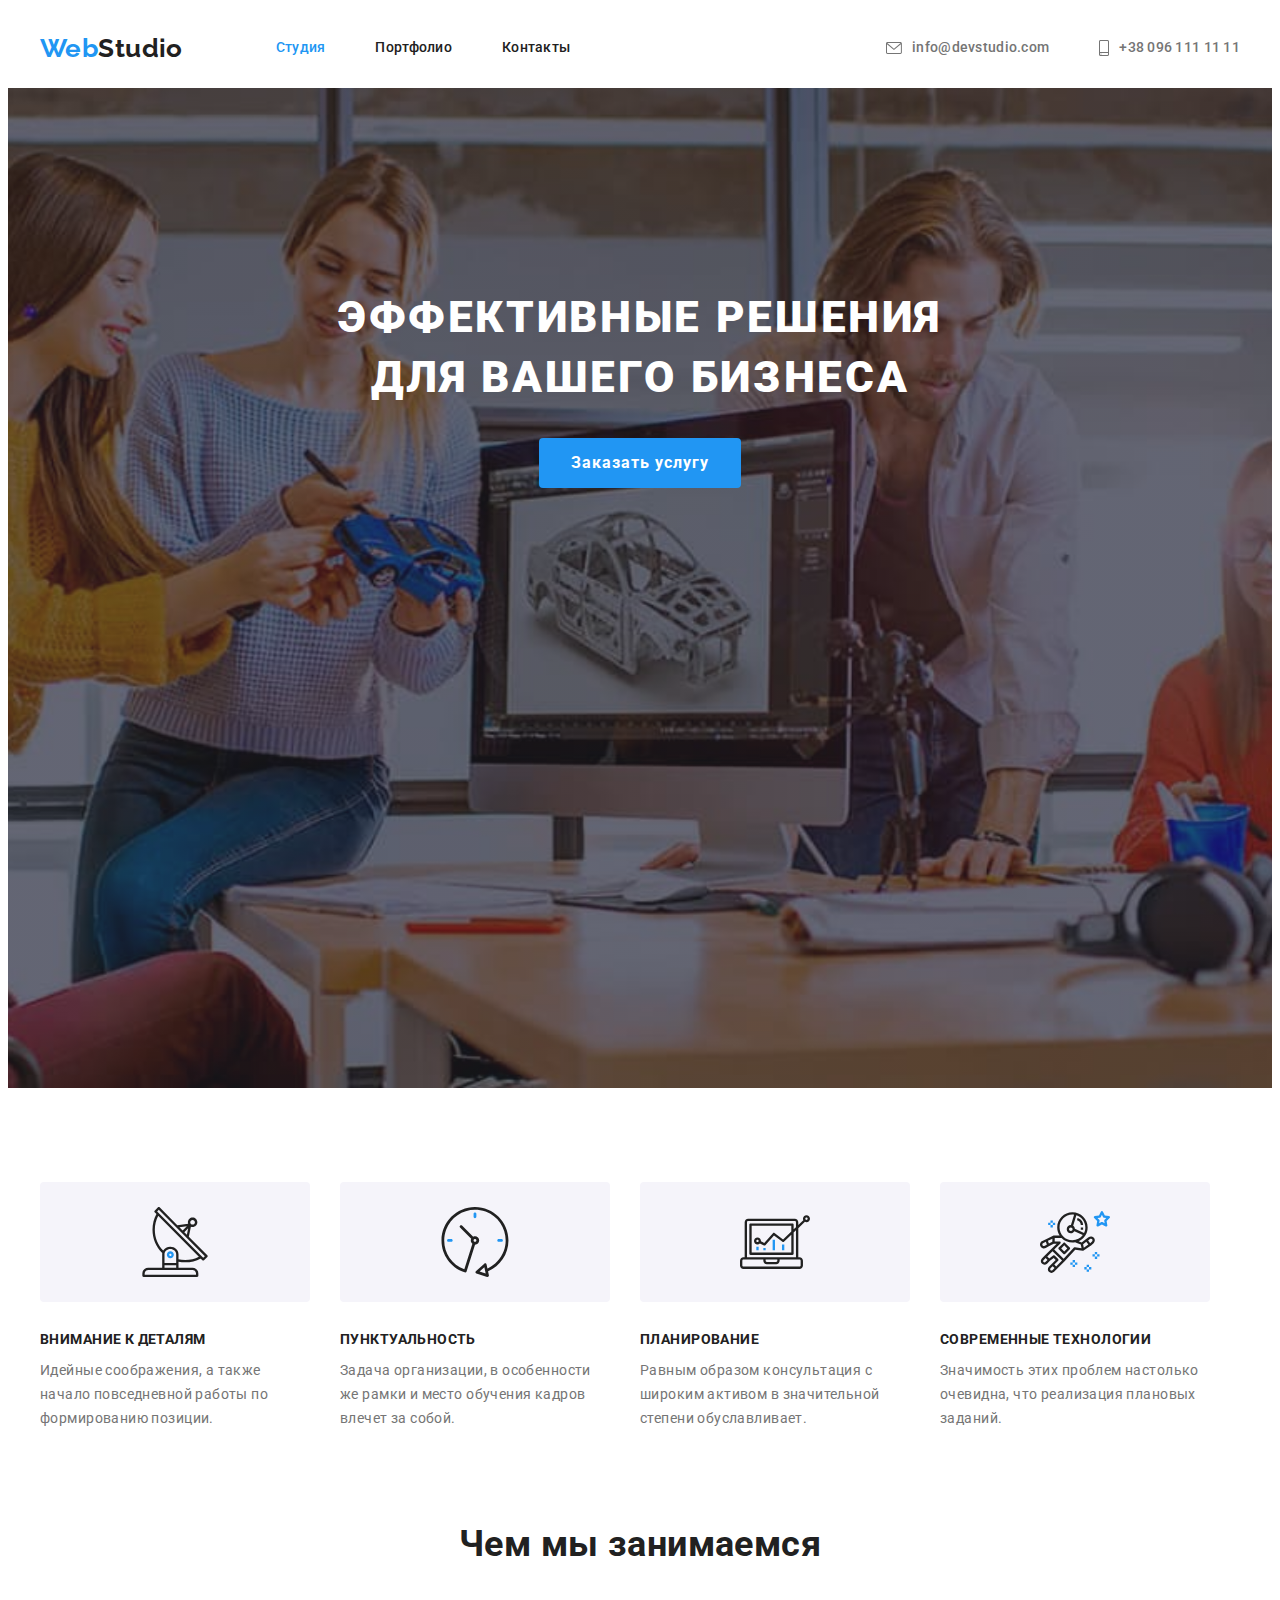
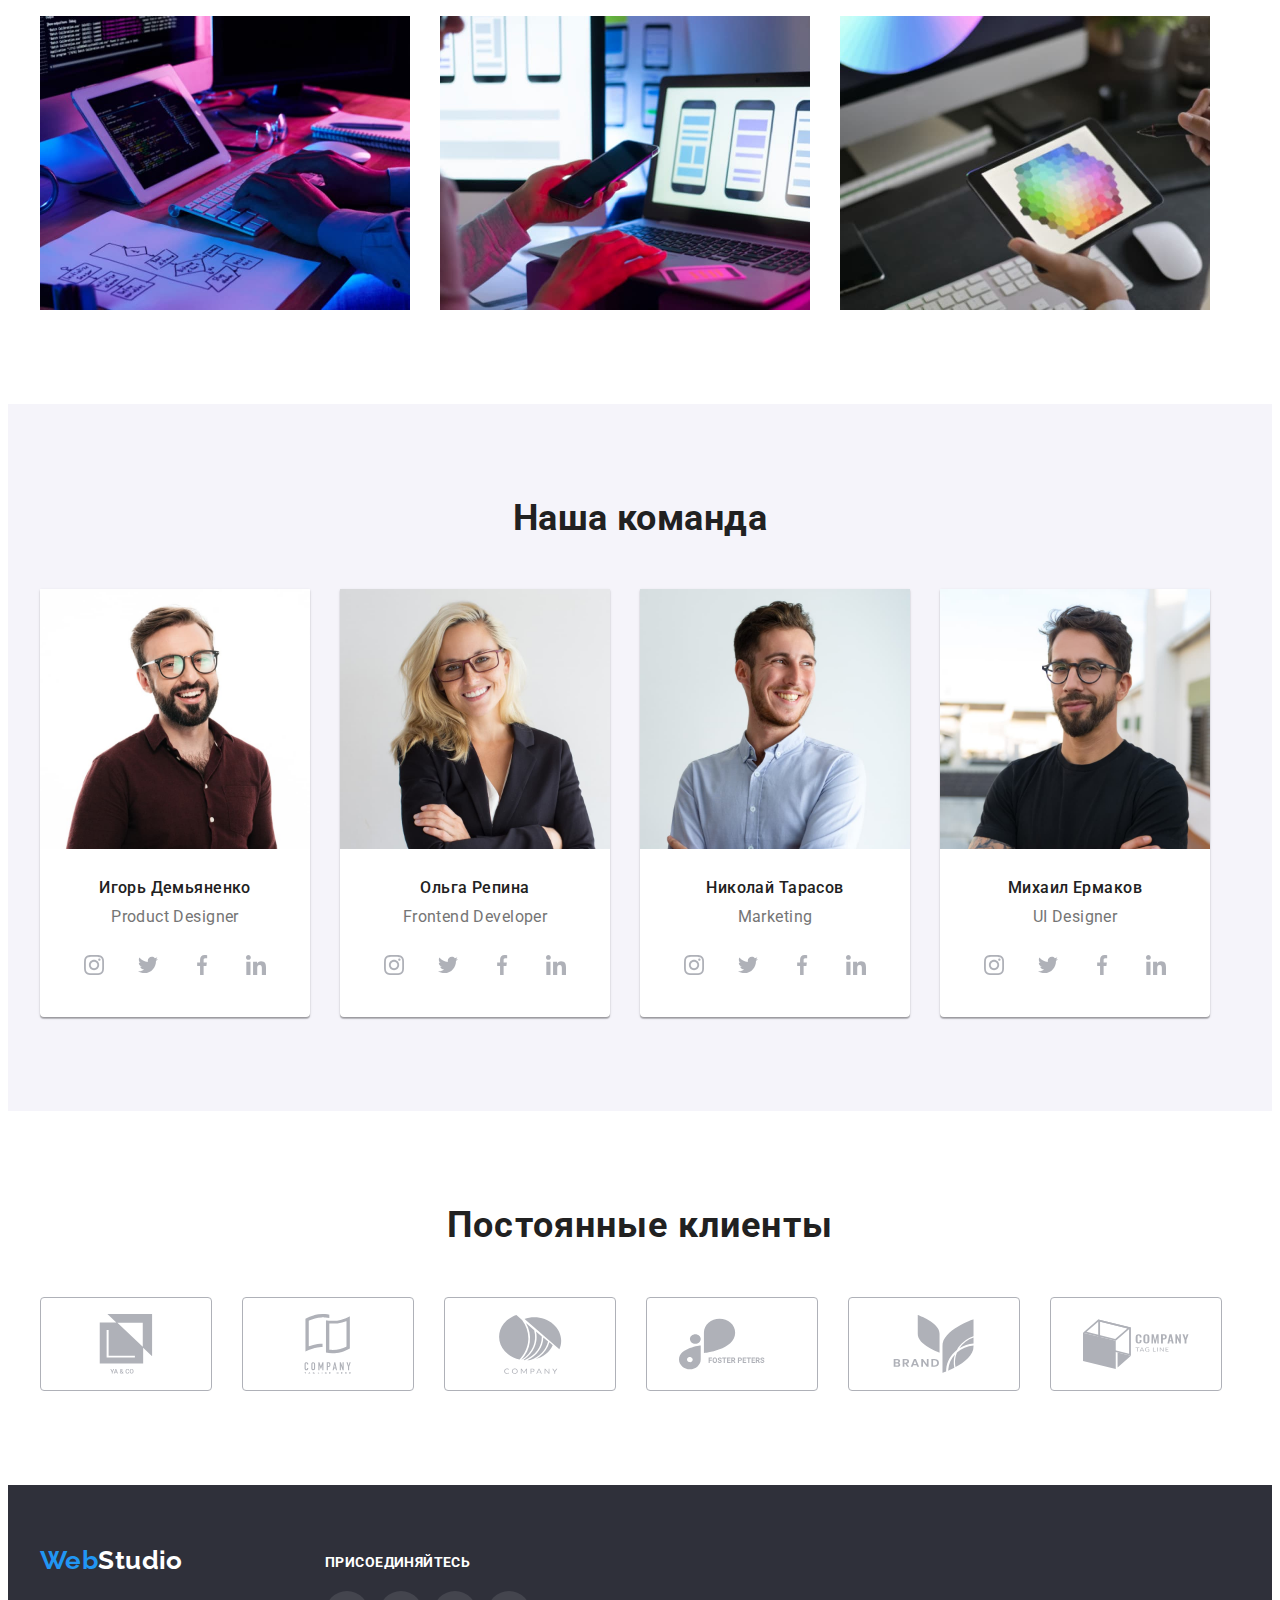
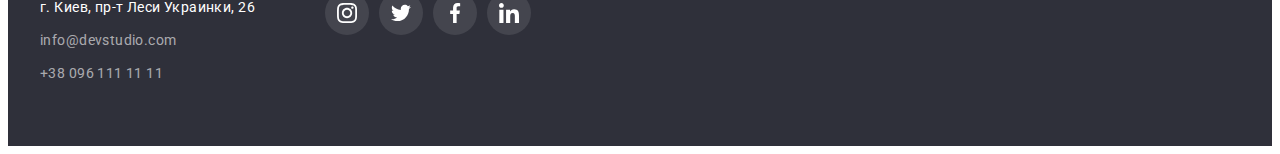
<file: index.html>
<!DOCTYPE html>
<html lang="ru">
	<head>
		<meta charset="UTF-8" />
		<meta http-equiv="X-UA-Compatible" content="IE=edge" />
		<meta name="viewport" content="width=device-width, initial-scale=1.0" />
		<title>Студия</title>
		<link
			rel="stylesheet"
			href="https://cdnjs.cloudflare.com/ajax/libs/modern-normalize/1.1.0/modern-normalize.min.css"
			integrity="sha512-wpPYUAdjBVSE4KJnH1VR1HeZfpl1ub8YT/NKx4PuQ5NmX2tKuGu6U/JRp5y+Y8XG2tV+wKQpNHVUX03MfMFn9Q=="
			crossorigin="anonymous"
			referrerpolicy="no-referrer"
		/>
		<link rel="stylesheet" href="./css/styles.css" />
		<link rel="preconnect" href="https://fonts.googleapis.com" />
		<link rel="preconnect" href="https://fonts.gstatic.com" crossorigin />
		<link
			href="https://fonts.googleapis.com/css2?family=Raleway:wght@700&family=Roboto:wght@400;500;700;900&display=swap"
			rel="stylesheet"
		/>
	</head>
	<body>
		<header>
			<div class="container heder-container">
				<nav class="nav">
					<a href="./index.html" class="link-name link" lang="en">
						<span class="span-name">Web</span>Studio</a>
					<ul class="nav-list list">
						<li class="nav-item"><a href="./index.html" class="nav-link link current">Студия</a></li>
						<li class="nav-item"><a href="./portfolio.html" class="nav-link link">Портфолио</a></li>
						<li class="nav-item"><a href="" class="nav-link link">Контакты</a></li>
					</ul>
				</nav>
				<ul class="nav-list list">
					<li class="nav-item">
						<a href="mailto:info@devstudio.com" class="contact link">
							<svg width="16" height="12" class="nav-svg">
								<use href="./images/icons.svg#envelope"></use>
							</svg>
							info@devstudio.com
						</a>
					</li>
					<li class="nav-item">
						<a href="tel:+380961111111" class="contact link">
							<svg width="10" height="16" class="nav-svg">
								<use href="./images/icons.svg#smartphone"></use>
							</svg>
							+38 096 111 11 11
						</a>
					</li>
				</ul>
			</div>
		</header>
		<main>
			<section class="herro-content">
				<div class="container">
					<h1 class="herro-title">Эффективные решения для вашего бизнеса</h1>
					<button type="button" class="herro-bth">Заказать услугу</button>
				</div>
			</section>
			<section class="advantages section">
				<div class="container">
					<h2 class="visually-hidden">Преимущества</h2>
					<ul class="advantages-list list">
						<li class="advantages-item">
							<div class="advantages-group">
							<svg width="70" height="70" class="advantages-icon">
								<use href="./images/icons.svg#antenna"></use>
							</svg>
							</div>
							<h3 class="advantages-title">Внимание к деталям</h3>
							<p class="advantages-content">
								Идейные соображения, а также начало повседневной работы по формированию позиции.
							</p>
						</li>
						<li class="advantages-item">
							<div class="advantages-group">
								<svg width="70" height="70" class="advantages-icon">
									<use href="./images/icons.svg#clock"></use>
								</svg>
							</div>
							<h3 class="advantages-title">Пунктуальность</h3>
							<p class="advantages-content">
								Задача организации, в особенности же рамки и место обучения кадров влечет за собой.
							</p>
						</li>
						<li class="advantages-item">
							<div class="advantages-group">
							<svg width="70" height="70" class="advantages-icon">
								<use href="./images/icons.svg#diagram"></use>
							</svg>
							</div>
							<h3 class="advantages-title">Планирование</h3>
							<p class="advantages-content">
								Равным образом консультация с широким активом в значительной степени обуславливает.
							</p>
						</li>
						<li class="advantages-item">
							<div class="advantages-group">
							<svg  width="70" height="70" class="advantages-icon">
								<use href="./images/icons.svg#astronaut"></use>
							</svg>
							</div>
							<h3 class="advantages-title">Современные технологии</h3>
							<p class="advantages-content">
								Значимость этих проблем настолько очевидна, что реализация плановых заданий.
							</p>
						</li>
					</ul>
				</div>
			</section>
			<section class="work section">
				<div class="container">
					<h2 class="work-title">Чем мы занимаемся</h2>
					<ul class="work-list list">
						<li class="work-item">
							<img src="./images/box1.jpg" alt="box1" width="370" class="work-content" />
						</li>
						<li class="work-item">
							<img src="./images/box2.jpg" alt="box2" width="370" class="work-content" />
						</li>
						<li class="work-item">
							<img src="./images/box3.jpg" alt="box3" width="370" class="work-content" />
						</li>
					</ul>
				</div>
			</section>
			<section class="section team">
				<div class="container">
					<h2 class="team-title">Наша команда</h2>
					<ul class="team-list list">
						<li class="team-item">
							<img src="./images/team_card1.jpg" alt="team_card1" width="270" class="team-content" />
							<div class="about-team">
								<h3 class="team-person">Игорь Демьяненко</h3>
								<p lang="en" class="team-positions">Product Designer</p>
								<section >
									<h2 class="visually-hidden">social-link</h2>
									<ul class="team-link list">
										<li><a href="" class="team-social"><svg class="team-icon">
											<use href="./images/icons.svg#instagram1"></use>
										</svg></a></li>
										<li ><a href="" class="team-social"><svg class="team-icon">
											<use href="./images/icons.svg#twitter1"></use>
										</svg></a></li>
										<li ><a href="" class="team-social"><svg class="team-icon">
											<use href="./images/icons.svg#facebook1"></use>
										</svg></a></li>
										<li ><a href="" class="team-social"><svg class="team-icon">
											<use href="./images/icons.svg#linkedin1"></use>
										</svg></a></li>
									</ul>
								</section>
							</div>
						</li>
						<li class="team-item">
							<img src="./images/team_card2.jpg" alt="team_card2" width="270" class="team-content" />
							<div class="about-team">
								<h3 class="team-person">Ольга Репина</h3>
								<p lang="en" class="team-positions">Frontend Developer</p>
								<section >
									<h2 class="visually-hidden">social-link</h2>
									<ul class="team-link list">
										<li><a href="" class="team-social"><svg class="team-icon">
											<use href="./images/icons.svg#instagram1"></use>
										</svg></a></li>
										<li ><a href="" class="team-social"><svg class="team-icon">
											<use href="./images/icons.svg#twitter1"></use>
										</svg></a></li>
										<li ><a href="" class="team-social"><svg class="team-icon">
											<use href="./images/icons.svg#facebook1"></use>
										</svg></a></li>
										<li ><a href="" class="team-social"><svg class="team-icon">
											<use href="./images/icons.svg#linkedin1"></use>
										</svg></a></li>
									</ul>
								</section>
							</div>
						</li>
						<li class="team-item">
							<img src="./images/team_card3.jpg" alt="team_card3" width="270" class="team-content" />
							<div class="about-team">
								<h3 class="team-person">Николай Тарасов</h3>
								<p lang="en" class="team-positions">Marketing</p>
								<section >
									<h2 class="visually-hidden">social-link</h2>
									<ul class="team-link list">
										<li><a href="" class="team-social"><svg class="team-icon">
											<use href="./images/icons.svg#instagram1"></use>
										</svg></a></li>
										<li ><a href="" class="team-social"><svg class="team-icon">
											<use href="./images/icons.svg#twitter1"></use>
										</svg></a></li>
										<li ><a href="" class="team-social"><svg class="team-icon">
											<use href="./images/icons.svg#facebook1"></use>
										</svg></a></li>
										<li ><a href="" class="team-social"><svg class="team-icon">
											<use href="./images/icons.svg#linkedin1"></use>
										</svg></a></li>
									</ul>
								</section>
							</div>
						</li>
						<li class="team-item">
							<img src="./images//team_card4.jpg" alt="team_card4" width="270" class="team-content" />
							<div class="about-team">
								<h3 class="team-person">Михаил Ермаков</h3>
								<p lang="en" class="team-positions">UI Designer</p>
								<section >
									<h2 class="visually-hidden">social-link</h2>
									<ul class="team-link list">
										<li><a href="" class="team-social"><svg class="team-icon">
											<use href="./images/icons.svg#instagram1"></use>
										</svg></a></li>
										<li ><a href="" class="team-social"><svg class="team-icon">
											<use href="./images/icons.svg#twitter1"></use>
										</svg></a></li>
										<li ><a href="" class="team-social"><svg class="team-icon">
											<use href="./images/icons.svg#facebook1"></use>
										</svg></a></li>
										<li ><a href="" class="team-social"><svg class="team-icon">
											<use href="./images/icons.svg#linkedin1"></use>
										</svg></a></li>
									</ul>
								</section>
							</div>
						</li>
					</ul>
				</div>
			</section>
			<section class="section client">
				<div class="container">
					<h2 class="client-title">Постоянные клиенты</h2>
						<ul class="client-list list">
							<li >
								<a href="" class="client-item"><svg width="106" height="60" class="client-icon">
									<use href="./images/icons.svg#Client1"></use>
								</svg></a>
							</li>
							<li >
								<a href="" class="client-item"><svg width="106" height="60" class="client-icon">
									<use href="./images/icons.svg#Client2"></use>
								</svg></a>
							</li>
							<li >
								<a href="" class="client-item"><svg width="106" height="60" class="client-icon">
									<use href="./images/icons.svg#Client3"></use>
								</svg></a>
							</li>
							<li >
								<a href="" class="client-item"><svg width="106" height="60" class="client-icon">
									<use href="./images/icons.svg#Client4"></use>
								</svg></a>
							</li>
							<li >
								<a href="" class="client-item"><svg width="106" height="60" class="client-icon">
									<use href="./images/icons.svg#Client5"></use>
								</svg></a>
							</li>
							<li >
								<a href="" class="client-item"><svg width="106" height="60" class="client-icon">
									<use href="./images/icons.svg#Client6"></use>
								</svg></a>
							</li>
						</ul>
				</div>
			</section>
		</main>
		<footer class="footer">
			<div class="container container-flex">
				<div>
					<a href="./index.html" class="footer-linkname" lang="en">
						<span class="span-name">Web</span>Studio</a>
						<section class="footer-link">
							<h2 class="visually-hidden">footer-link</h2>
							<address class="address">
								<ul class="address-list list">
									<li class="address-item">
										<a
											href="https://goo.gl/maps/BLAasnfPhCkBfBhN9"
											target="_blank"
											rel="noopener noreferrer"
											class="contact-map link"
										>
											г. Киев, пр-т Леси Украинки, 26
										</a>
									</li>
									<li class="address-item">
										<a href="mailto:info@devstudio.com" class="contact-footer link">info@devstudio.com</a>
									</li>
									<li class="address-item">
										<a href="tel:+380961111111" class="contact-footer link">+38 096 111 11 11</a>
									</li>
								</ul>
							</address>
						</section>
				</div>
			
				<section class="footer-section-social">
					<h2 class="footer-title-social">Присоединяйтесь</h2>
					<ul class="footer-list-social">
						<li class="footer-social"><a href="" class="footer-link-social"><svg class="footer-icon">
							<use href="./images/icons.svg#instagram1"></use>
						</svg></a></li>
						<li class="footer-social"><a href="" class="footer-link-social"><svg class="footer-icon">
							<use href="./images/icons.svg#twitter1"></use>
						</svg></a></li>
						<li class="footer-social"><a href="" class="footer-link-social"><svg class="footer-icon">
							<use href="./images/icons.svg#facebook1"></use>
						</svg></a></li>
						<li class="footer-social"><a href="" class="footer-link-social"><svg class="footer-icon">
							<use href="./images/icons.svg#linkedin1"></use>
						</svg></a></li>
					</ul>
				</section>
			</div>
		</footer>
	</body>
</html>
</file>
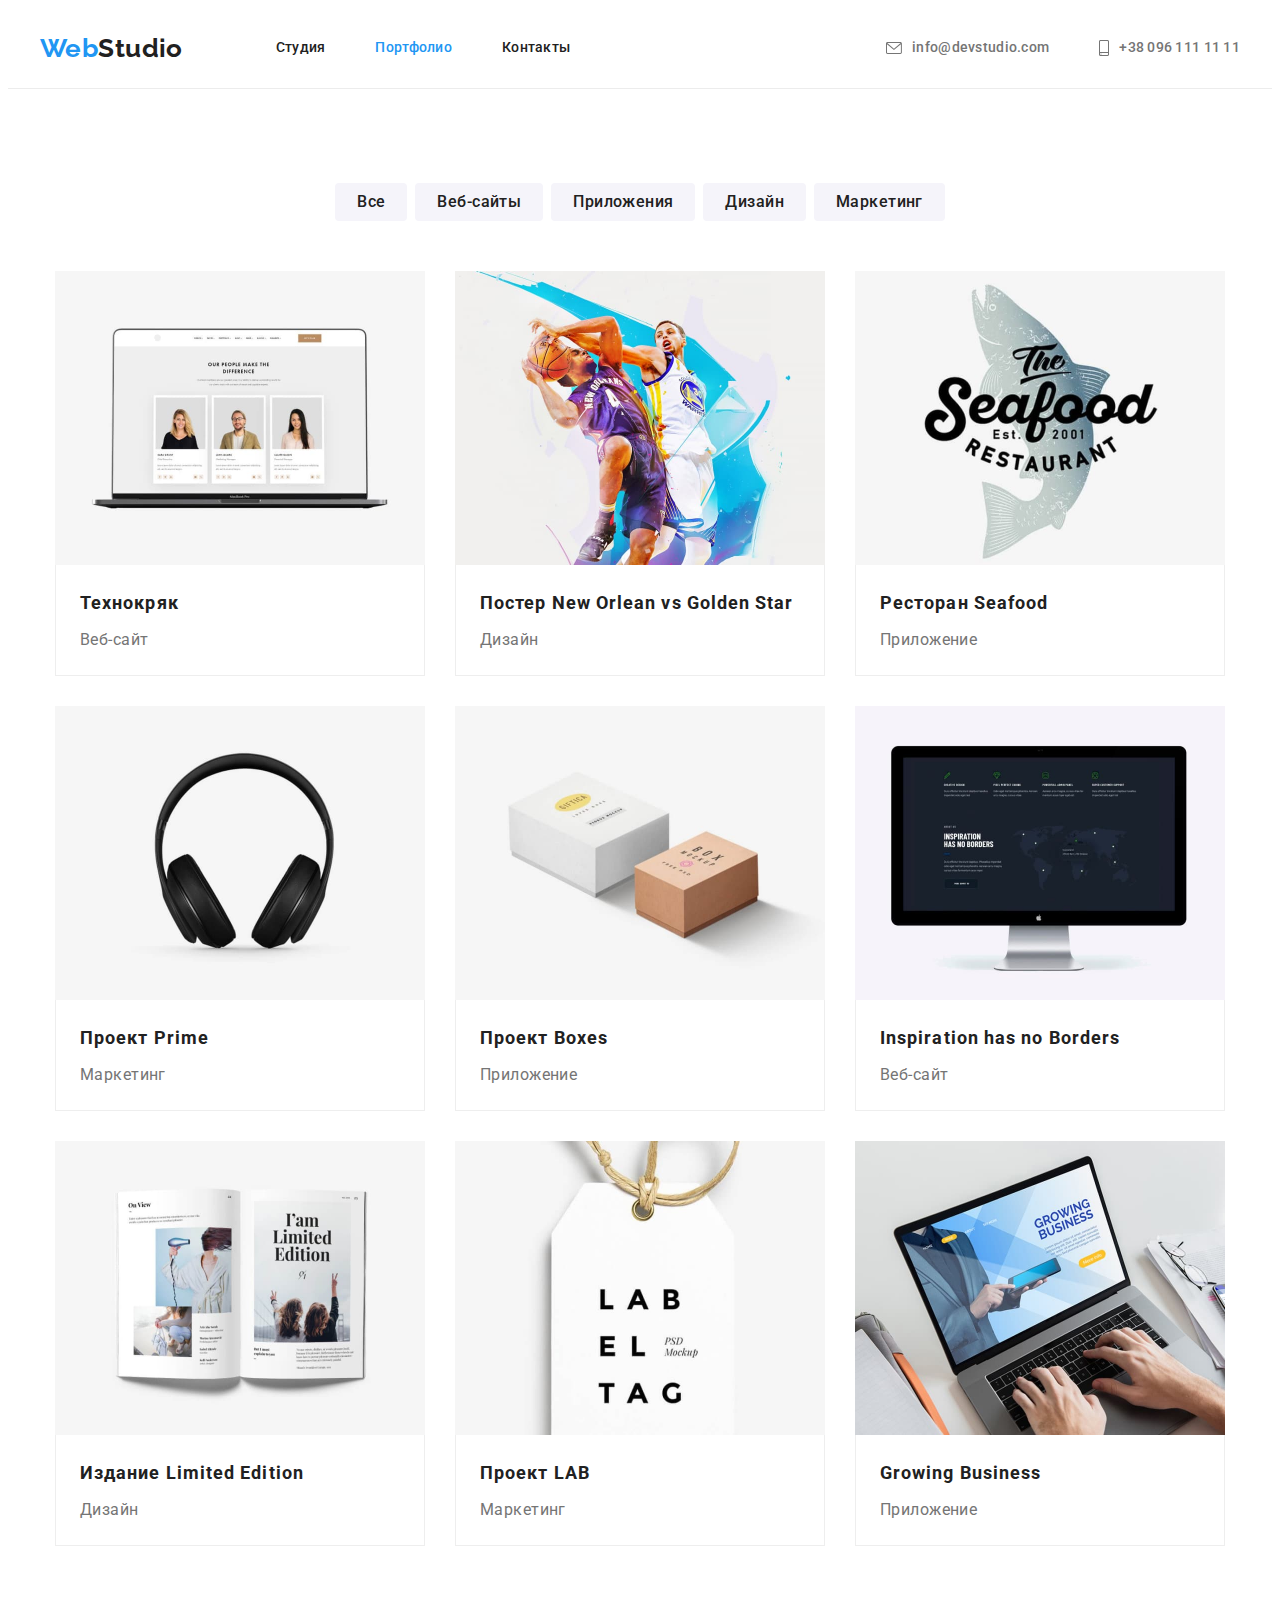
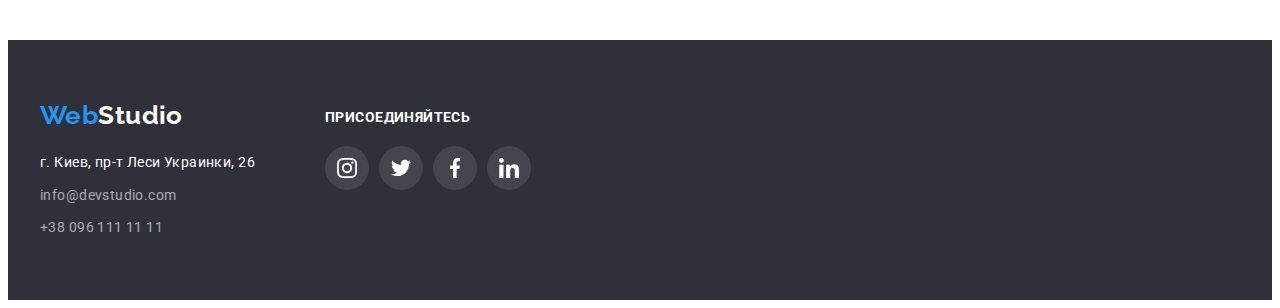
<file: portfolio.html>
<!DOCTYPE html>
<html lang="ru">
	<head>
		<meta charset="UTF-8" />
		<meta http-equiv="X-UA-Compatible" content="IE=edge" />
		<meta name="viewport" content="width=device-width, initial-scale=1.0" />
		<title>Портфолио</title>
		<link
			rel="stylesheet"
			href="https://cdnjs.cloudflare.com/ajax/libs/modern-normalize/1.1.0/modern-normalize.min.css"
			integrity="sha512-wpPYUAdjBVSE4KJnH1VR1HeZfpl1ub8YT/NKx4PuQ5NmX2tKuGu6U/JRp5y+Y8XG2tV+wKQpNHVUX03MfMFn9Q=="
			crossorigin="anonymous"
			referrerpolicy="no-referrer"
		/>
		<link rel="stylesheet" href="./css/styles.css" />
		<link rel="preconnect" href="https://fonts.googleapis.com" />
		<link rel="preconnect" href="https://fonts.gstatic.com" crossorigin />
		<link
			href="https://fonts.googleapis.com/css2?family=Raleway:wght@700&family=Roboto:wght@400;500;700;900&display=swap"
			rel="stylesheet"
		/>
	</head>
	<body>
		<header class="header">
			<div class="container heder-container">
				<nav class="nav">
					<a href="./index.html" class="link-name link" lang="en">
						<span class="span-name">Web</span>Studio</a>
					<ul class="nav-list list">
						<li class="nav-item"><a href="./index.html" class="nav-link link">Студия</a></li>
						<li class="nav-item"><a href="./portfolio.html" class="nav-link link current">Портфолио</a></li>
						<li class="nav-item"><a href="" class="nav-link link">Контакты</a></li>
					</ul>
				</nav>
				<ul class="nav-list list">
					<li class="nav-item">
						<a href="mailto:info@devstudio.com" class="contact link">
							<svg width="16" height="12" class="nav-svg">
								<use href="./images/icons.svg#envelope"></use>
							</svg>
							info@devstudio.com
						</a>
					</li>
					<li class="nav-item">
						<a href="tel:+380961111111" class="contact link">
							<svg width="10" height="16" class="nav-svg">
								<use href="./images/icons.svg#smartphone"></use>
							</svg>
							+38 096 111 11 11
						</a>
					</li>
				</ul>
			</div>
		</header>
		<main>
			<section class="section">
				<div class="container">
					<h1 class="visually-hidden">Filter portfolio</h1>
					<ul class="project-btnfilter list">
						<li class="project-item"><button type="button" class="project-btn">Все</button></li>
						<li class="project-item"><button type="button" class="project-btn">Веб-сайты</button></li>
						<li class="project-item"><button type="button" class="project-btn">Приложения</button></li>
						<li class="project-item"><button type="button" class="project-btn">Дизайн</button></li>
						<li class="project-item"><button type="button" class="project-btn">Маркетинг</button></li>
					</ul>
					<ul class="project-filter list">
						<li class="project-content">
							<a href="" class="project-link link">
								<img src="./images/project1.jpg" alt="project1" width="370" />
								<div class="project-about">
									<h2 class="project-title">Технокряк</h2>
									<p class="project-view">Веб-сайт</p>
								</div>
							</a>
						</li>
						<li class="project-content">
							<a href="" class="project-link link">
								<img src="./images/project2.jpg" alt="project2" width="370" />
								<div class="project-about">
									<h2 class="project-title">Постер New Orlean vs Golden Star</h2>
									<p class="project-view">Дизайн</p>
								</div>
							</a>
						</li>
						<li class="project-content">
							<a href="" class="project-link link">
								<img src="./images/project3.jpg" alt="project3" width="370" />
								<div class="project-about">
									<h2 class="project-title">Ресторан Seafood</h2>
									<p class="project-view">Приложение</p>
								</div>
							</a>
						</li>
						<li class="project-content">
							<a href="" class="project-link link">
								<img src="./images/project4.jpg" alt="project4" width="370" />
								<div class="project-about">
									<h2 class="project-title">Проект Prime</h2>
									<p class="project-view">Маркетинг</p>
								</div>
							</a>
						</li>
						<li class="project-content">
							<a href="" class="project-link link">
								<img src="./images/project5.jpg" alt="project5" width="370" />
								<div class="project-about">
									<h2 class="project-title">Проект Boxes</h2>
									<p class="project-view">Приложение</p>
								</div>
							</a>
						</li>
						<li class="project-content">
							<a href="" class="project-link link">
								<img src="./images/project6.jpg" alt="project6" width="370" />
								<div class="project-about">
									<h2 class="project-title" lang="en">Inspiration has no Borders</h2>
									<p class="project-view">Веб-сайт</p>
								</div>
							</a>
						</li>
						<li class="project-content">
							<a href="" class="project-link link">
								<img src="./images/project7.jpg" alt="project7" width="370" />
								<div class="project-about">
									<h2 class="project-title">Издание Limited Edition</h2>
									<p class="project-view">Дизайн</p>
								</div>
							</a>
						</li>
						<li class="project-content">
							<a href="" class="project-link link">
								<img src="./images/project8.jpg" alt="project8" width="370" />
								<div class="project-about">
									<h2 class="project-title">Проект LAB</h2>
									<p class="project-view">Маркетинг</p>
								</div>
							</a>
						</li>
						<li class="project-content">
							<a href="" class="project-link link">
								<img src="./images/project9.jpg" alt="project9" width="370" />
								<div class="project-about">
									<h2 class="project-title" lang="en">Growing Business</h2>
									<p class="project-view">Приложение</p>
								</div>
							</a>
						</li>
					</ul>
				</div>
			</section>
		</main>
		<footer class="footer">
			<div class="container container-flex">
				<div>
					<a href="./index.html" class="footer-linkname" lang="en">
						<span class="span-name">Web</span>Studio</a>
						<section class="footer-link">
							<h2 class="visually-hidden">footer-link</h2>
							<address class="address">
								<ul class="address-list list">
									<li class="address-item">
										<a
											href="https://goo.gl/maps/BLAasnfPhCkBfBhN9"
											target="_blank"
											rel="noopener noreferrer"
											class="contact-map link"
										>
											г. Киев, пр-т Леси Украинки, 26
										</a>
									</li>
									<li class="address-item">
										<a href="mailto:info@devstudio.com" class="contact-footer link">info@devstudio.com</a>
									</li>
									<li class="address-item">
										<a href="tel:+380961111111" class="contact-footer link">+38 096 111 11 11</a>
									</li>
								</ul>
							</address>
						</section>
				</div>
			
				<section class="footer-section-social">
					<h2 class="footer-title-social">Присоединяйтесь</h2>
					<ul class="footer-list-social">
						<li class="footer-social"><a href="" class="footer-link-social"><svg class="footer-icon">
							<use href="./images/icons.svg#instagram1"></use>
						</svg></a></li>
						<li class="footer-social"><a href="" class="footer-link-social"><svg class="footer-icon">
							<use href="./images/icons.svg#twitter1"></use>
						</svg></a></li>
						<li class="footer-social"><a href="" class="footer-link-social"><svg class="footer-icon">
							<use href="./images/icons.svg#facebook1"></use>
						</svg></a></li>
						<li class="footer-social"><a href="" class="footer-link-social"><svg class="footer-icon">
							<use href="./images/icons.svg#linkedin1"></use>
						</svg></a></li>
					</ul>
				</section>
			</div>
		</footer>
	</body>
</html>
</file>
<file: css/styles.css>
:root {
	--color-primary-text: #757575;
	--color-secondary-text: #212121;
	--color-akcent: #2196f3;
	--primary-color: #fff;
	--secondary-backgraund: #2f303a;
	--color-border: #ececec;
	--color-background: #f5f4fa;
	--color-btn-hover: #188ce8;
	--color-icon: #afb1b8;
	--background-footer-icon: rgba(255, 255, 255, 0.1);
	--background-hero: #c4c4c4;
	--primary-font-size: 14px;
}

body {
	font-family: "Roboto", sans-serif;
	background-color: var(--primary-color);
	color: var(--color-primary-text);
	font-size: var(--primary-font-size);
	letter-spacing: 0.03em;
}

h1,
h2,
h3,
h4,
h5,
h6,
p {
	margin: 0;
}
img {
	display: block;
	max-width: 100%;
	height: auto;
}
address,
a {
	font-style: normal;
}
li {
	list-style: none;
}
ul {
	padding: 0;
	margin: 0;
}
.container {
	margin: 0 auto;
	width: 1200px;
	padding: 0 15px;
}
.section {
	padding-top: 94px;
	padding-bottom: 94px;
}
.list {
	list-style: none;
	padding-left: 0;
	margin: 0;
}
.link {
	text-decoration: none;
}
/* ---------------------------------------styles header -----------------------------------------*/

.link-name {
	font-family: "Raleway", sans-serif;
	font-weight: 700;
	font-size: 26px;
	line-height: 1.19;
	color: var(--color-secondary-text);
	margin-right: 93px;
}
.span-name {
	color: var(--color-akcent);
}
.nav-link {
	font-weight: 500;
	font-size: var(--primary-font-size);
	line-height: 1.14;
	letter-spacing: 0.02em;
	color: var(--color-secondary-text);
	display: block;
	padding: 32px 0;
}
.heder-container,
.nav,
.nav-list {
	display: flex;
	align-items: center;
}
.nav {
	margin-right: auto;
}

.contact {
	font-family: inherit;
	font-weight: 500;
	display: flex;
	align-items: center;
	font-style: normal;
	font-size: var(--primary-font-size);
	line-height: 1.14;
	letter-spacing: 0.02em;
	color: var(--color-primary-text);
	padding: 32px 0;
}
.header {
	border-bottom: 1px solid var(--color-border);
}

.nav-item:not(:last-child) {
	margin-right: 50px;
}

.current {
	color: var(--color-akcent);
}
.nav-svg {
	fill: currentColor;
	margin-right: 10px;
}

/* -------------------------------------styles main Studio ---------------------------------*/

.herro-content {
	background-image: linear-gradient(to right, rgba(47, 48, 58, 0.4), rgba(47, 48, 58, 0.4)), url(../images/img-hero.jpg);
	background-color: var(--background-hero);
	background-repeat: no-repeat;
	background-size: cover;
	background-position: center;
	max-width: 1600px;
	height: 600px;
	padding: 200px 0;
	text-align: center;
	margin: 0 auto;
}

.herro-title {
	font-weight: 900;
	font-size: 44px;
	line-height: 1.36;
	margin: 0 auto 30px;
	letter-spacing: 0.06em;
	text-transform: uppercase;
	color: var(--primary-color);
	width: 696px;
}
.herro-bth {
	display: inline-block;
	font-family: inherit;
	font-weight: 700;
	font-size: 16px;
	line-height: 1.88;
	letter-spacing: 0.06em;
	padding: 10px 32px;
	background-color: var(--color-akcent);
	color: var(--primary-color);
	cursor: pointer;
	border: none;
	border-radius: 4px;
	min-width: 200px;
}
.herro-bth:hover,
.herro-bth:focus {
	background: var(--color-btn-hover);
	box-shadow: 0px 4px 4px rgba(0, 0, 0, 0.15);
}
.visually-hidden {
	position: absolute;
	width: 1px;
	height: 1px;
	margin: -1px;
	border: 0;
	padding: 0;
	white-space: nowrap;
	clip-path: inset(100%);
	clip: rect(0 0 0 0);
	overflow: hidden;
}
.advantages-title {
	font-weight: 700;
	font-size: var(--primary-font-size);
	line-height: 1.14;
	text-transform: uppercase;
	color: var(--color-secondary-text);
	margin-bottom: 10px;
}
.advantages-item:not(:last-child) {
	margin-right: 30px;
}
.advantages-list {
	display: flex;
}
.advantages-content {
	line-height: 24px;
	width: 270px;
}
.advantages-group {
	margin-bottom: 30px;
	background: var(--color-background);
	border-radius: 4px;
	width: 270px;
	height: 120px;
	display: flex;
	align-items: center;
	justify-content: center;
}
.advantages-icon {
	object-fit: cover;
}

.team {
	background-color: var(--color-background);
}
.work-title,
.team-title {
	font-weight: 700;
	font-size: 36px;
	line-height: 1.16;
	color: var(--color-secondary-text);
	margin-bottom: 50px;
	text-align: center;
}
.work-list,
.team-list {
	display: flex;
}
.work {
	padding-top: 0;
}
.work-item:not(:last-child) {
	margin-right: 30px;
}

.team-person {
	font-weight: 500;
	font-size: 16px;
	line-height: 1.18;
	color: var(--color-secondary-text);
	margin-bottom: 10px;
	text-align: center;
}
.about-team {
	padding: 30px 0;
}
.team-positions {
	font-size: 16px;
	line-height: 1.18;
	text-align: center;
	margin-bottom: 16px;
}
.team-item:not(:last-child) {
	margin-right: 30px;
}
.team-item {
	box-shadow: 0px 1px 3px rgba(0, 0, 0, 0.12), 0px 1px 1px rgba(0, 0, 0, 0.14), 0px 2px 1px rgba(0, 0, 0, 0.2);
	border-radius: 0px 0px 4px 4px;
	background: var(--primary-color);
}
.team-link {
	display: flex;
	margin: 0 auto;
	width: 206px;
	gap: 10px;
}
.team-social {
	color: var(--color-icon);
	width: 44px;
	height: 44px;
	border: none;
	border-radius: 50%;
	cursor: pointer;
	display: flex;
	align-items: center;
	justify-content: center;
}
.team-social:hover,
.team-social:focus {
	background: var(--color-akcent);
	color: var(--primary-color);
	filter: drop-shadow(0px 4px 4px rgba(0, 0, 0, 0.25));
	outline: none;
}
.team-icon {
	fill: currentColor;
	width: 20px;
	height: 20px;
	cursor: pointer;
}

.client-title {
	font-weight: 700;
	font-size: 36px;
	line-height: 1.16;
	text-align: center;
	letter-spacing: 0.03em;
	color: var(--color-secondary-text);
	margin-bottom: 50px;
}

.client-list {
	display: flex;
	gap: 30px;
}
.client-item {
	/* display: block; */
	width: 170px;
	height: 92px;
	border: 1px solid var(--color-icon);
	color: var(--color-icon);
	border-radius: 4px;
	display: flex;
	align-items: center;
	justify-content: center;

}
.client-item:hover,
.client-item:focus {
	color: var(--color-akcent);
	border: 1px solid var(--color-akcent);
	outline: none;
}
.client-icon {
	fill: currentColor;
	object-fit: cover;
}


/* ----------------------------styles main Portfolio ----------------------------*/

.project-btn {
	font-family: inherit;
	font-style: normal;
	font-weight: 500;
	font-size: 16px;
	line-height: 1.62;
	text-align: center;
	letter-spacing: inherit;
	color: var(--color-secondary-text);
	background-color: var(--color-background);
	border: none;
	border-radius: 4px;
	padding: 6px 22px;
	cursor: pointer;
}
.project-item:not(:last-child) {
	margin-right: 8px;
}
.project-btn:hover,
.project-btn:focus {
	color: var(--primary-color);
	background-color: var(--color-akcent);
	box-shadow: 0px 3px 1px rgba(0, 0, 0, 0.1), 0px 1px 2px rgba(0, 0, 0, 0.08), 0px 2px 2px rgba(0, 0, 0, 0.12);
	outline: none;
}
.project-filter {
	display: flex;
	flex-wrap: wrap;
	justify-content: center;
}
.project-btn:not(:last-child) {
	margin-right: 8px;
}
.project-btnfilter {
	display: flex;
	justify-content: center;
	margin-bottom: 50px;
}
.project-link {
	display: block;
}
.project-link:hover,
.project-link:focus {
	box-shadow: 0px 1px 1px rgba(0, 0, 0, 0.12), 0px 4px 4px rgba(0, 0, 0, 0.06), 1px 4px 6px rgba(0, 0, 0, 0.16);
	outline: none;
}
.project-title {
	font-size: 18px;
	line-height: 2;
	letter-spacing: 0.06em;
	color: var(--color-secondary-text);
	margin-bottom: 4px;
}

.project-link:hover,
.project-link:focus {
	color: var(--color-akcent);
}
.project-content {
	width: 370px;
	margin-right: 30px;
	margin-bottom: 30px;
}
.project-about {
	border: 1px solid #eeeeee;
	border-top: none;
	padding: 20px 24px;
}
.project-content:nth-child(3n + 3) {
	margin-right: 0px;
}
.project-content:nth-last-child(-n + 3) {
	margin-bottom: 0px;
}

.project-view {
	font-size: 16px;
	line-height: 1.87;
	color: var(--color-primary-text);
}

/* ------------------------------------------------styles footer----------------------------- */
.footer {
	background-color: var(--secondary-backgraund);
	padding: 60px 0px;
}

.footer-linkname {
	font-family: "Raleway", sans-serif;
	font-weight: 700;
	font-size: 26px;
	line-height: 1.19;
	letter-spacing: inherit;
	color: var(--primary-color);
	text-decoration: none;
}
.contact-map {
	line-height: 1.71;
	color: var(--primary-color);
	/* text-decoration: none; */
}
.address {
	margin-top: 20px;
}
.address-item {
	font-weight: 400;
	line-height: 1.71;
	color: rgba(255, 255, 255, 0.6);
}
.address-item {
	margin-bottom: 9px;
}
.address-item:last-child {
	margin-bottom: 0;
}
.contact-footer {
	font-size: var(--primary-font-size);
	color: rgba(255, 255, 255, 0.6);
}
.nav-link:hover,
.nav-link:focus,
.contact:hover,
.contact:focus,
.contact-map:hover,
.contact-map:focus,
.contact-footer:hover,
.contact-footer:focus {
	color: var(--color-akcent);
	outline: none;
}

.footer-title-social {
	font-weight: 700;
	font-size: 14px;
	line-height: 1.14;
	letter-spacing: 0.03em;
	text-transform: uppercase;
	color: var(--primary-color);
	margin-bottom: 20px;
	padding-top: 10px;
}
.footer-link-social {
	background: var(--background-footer-icon);
	width: 44px;
	height: 44px;
	border: none;
	border-radius: 50%;
	cursor: pointer;
	display: flex;
	justify-content: center;
	align-items: center;
}

.footer-link-social:hover,
.footer-link-social:focus {
	background-color: var(--color-akcent);
	outline: none;
}
.footer-icon {
	fill: var(--primary-color);
	width: 20px;
	height: 20px;
}
.container-flex {
	display: flex;
	gap: 70px;
}
.footer-list-social {
display: flex;
gap: 10px;
}
</file>
